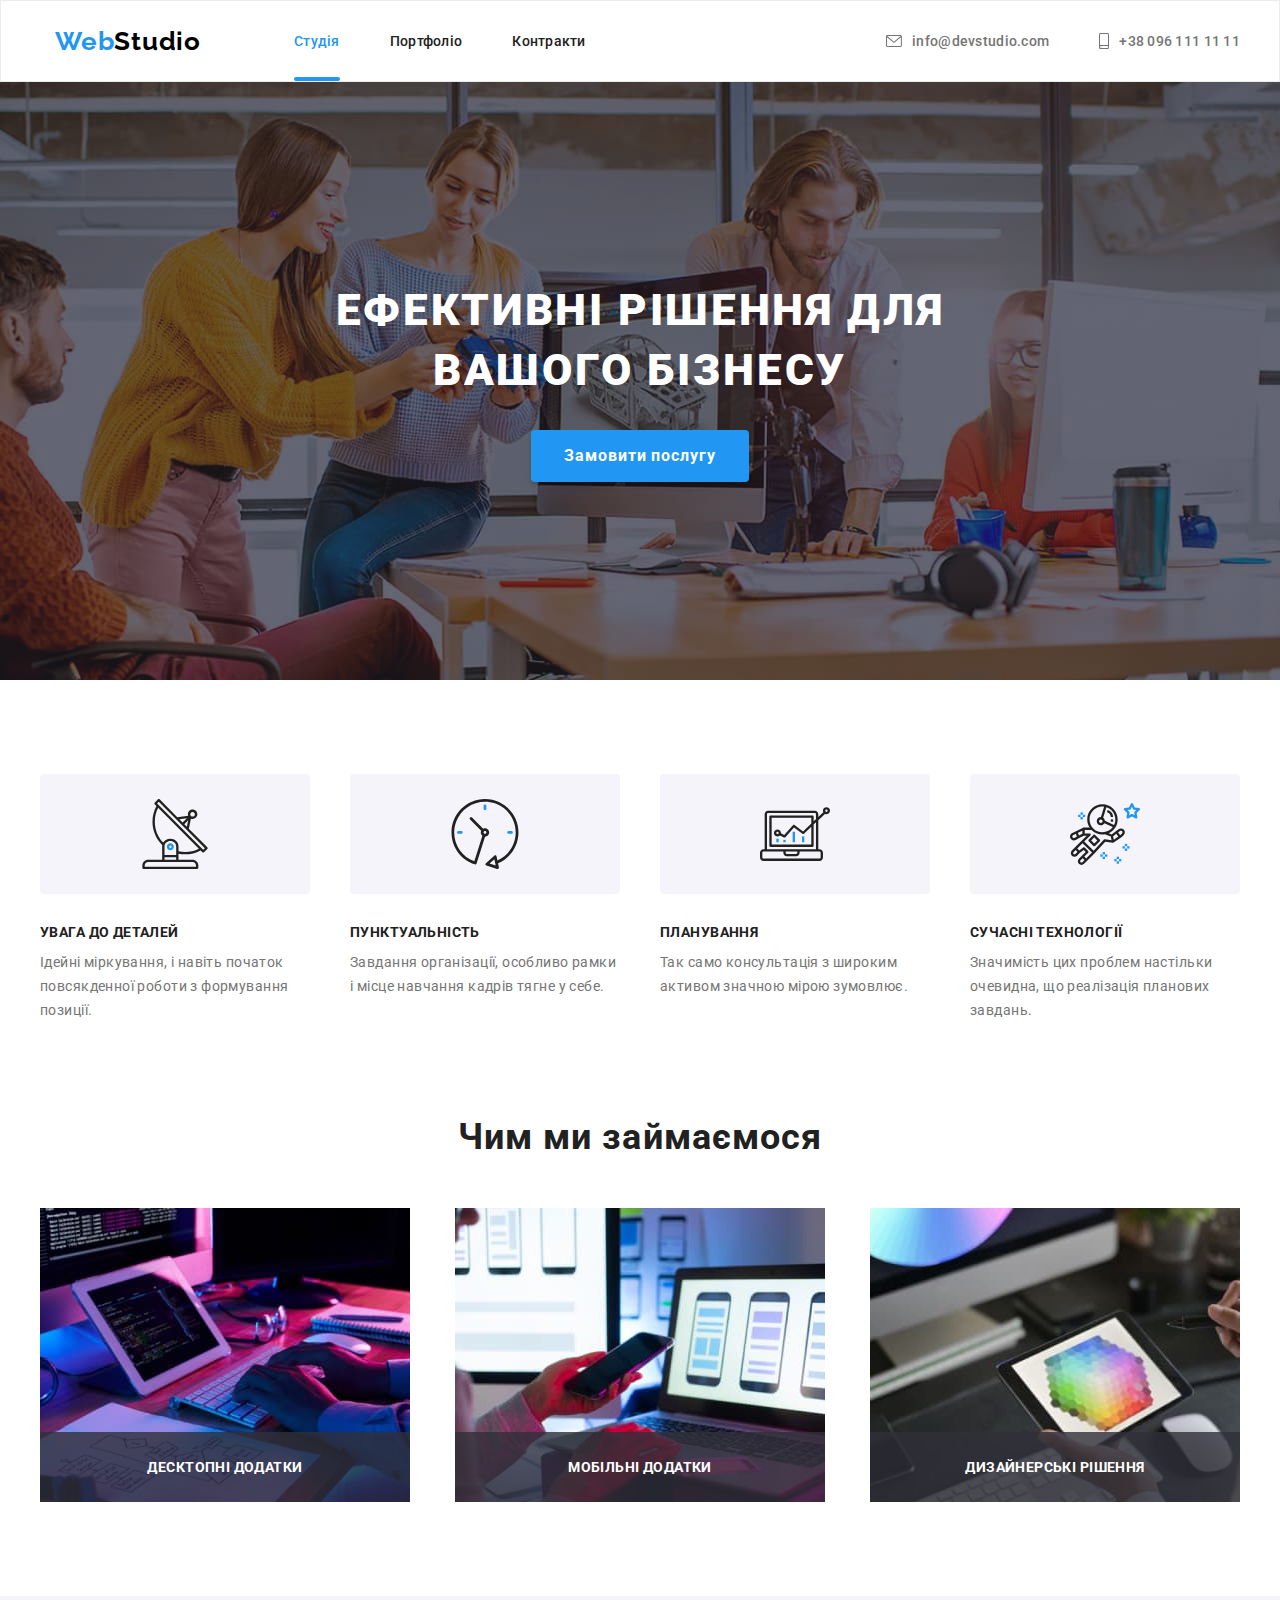
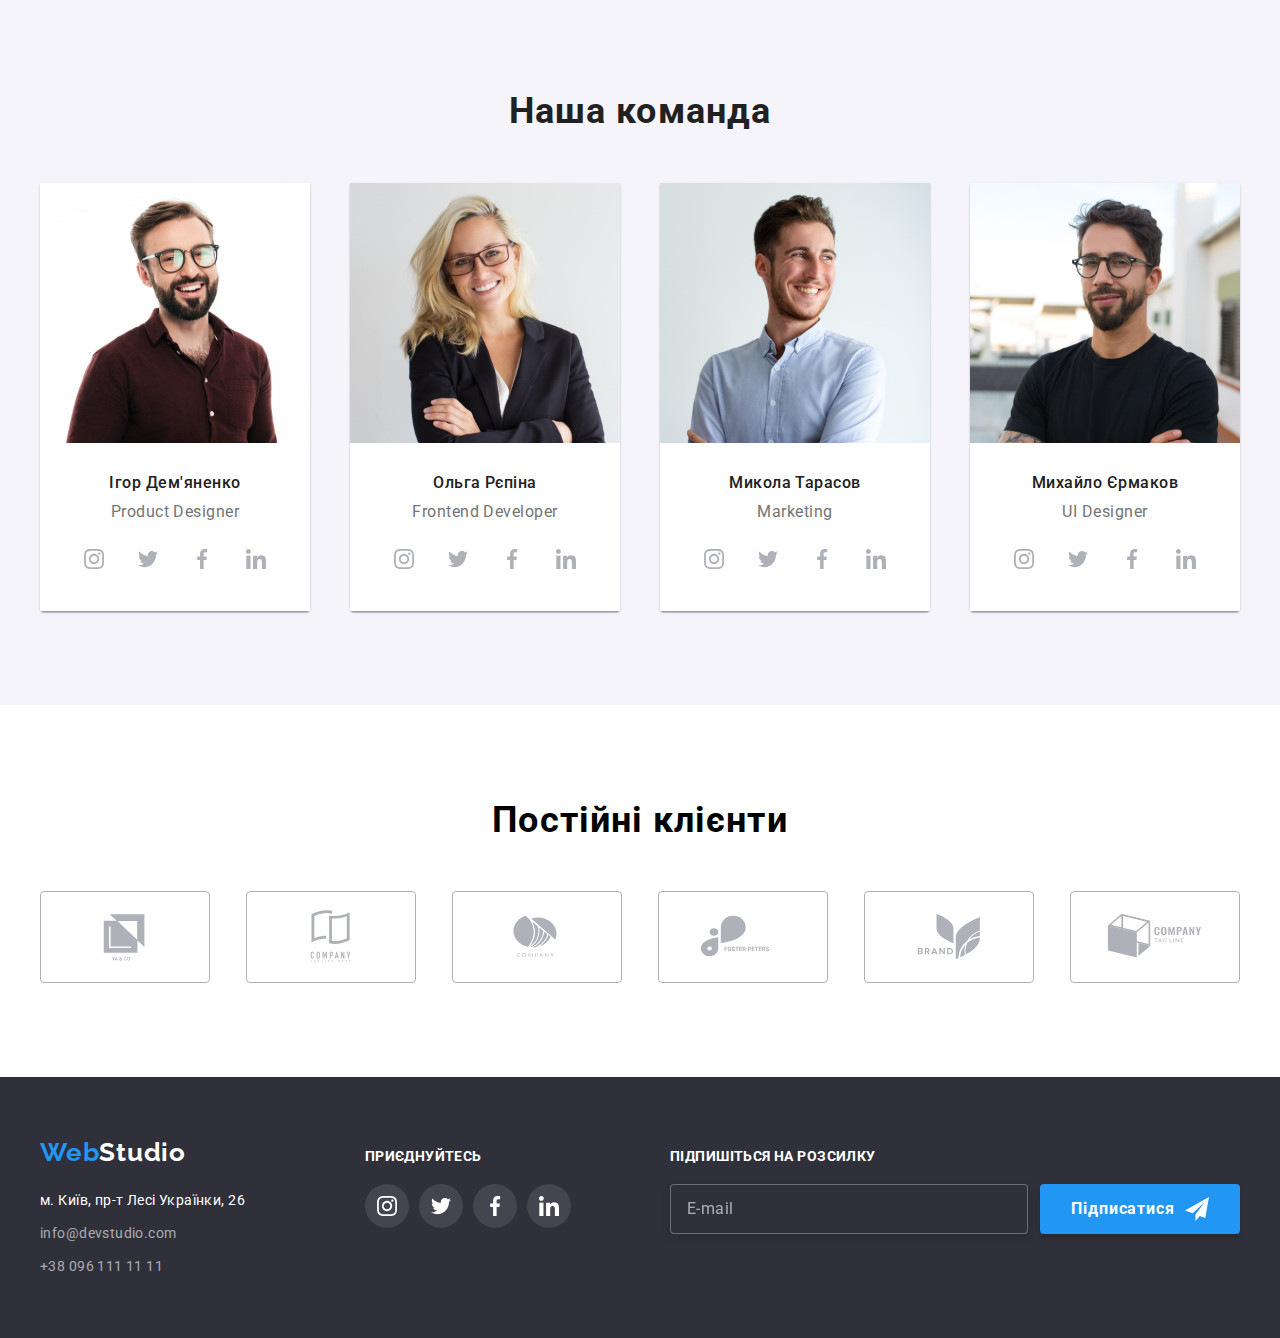
<file: index.html>
<!DOCTYPE html>
<html lang="uk">
  <head>
    <meta charset="UTF-8" />
    <meta http-equiv="X-UA-Compatible" content="IE=edge" />
    <meta name="viewport" content="width=device-width, initial-scale=1.0" />
    <title>Document</title>
    <link rel="preconnect" href="https://fonts.googleapis.com" />
    <link rel="preconnect" href="https://fonts.gstatic.com" crossorigin />
    <link
      href="https://fonts.googleapis.com/css2?family=Raleway:wght@700&family=Roboto:wght@400;500;700;900&display=swap"
      rel="stylesheet"
    />
    <link
      rel="stylesheet"
      href="https://cdnjs.cloudflare.com/ajax/libs/modern-normalize/1.1.0/modern-normalize.css"
    />
    <link rel="stylesheet" href="./css/style.css" />
  </head>

  <body class="body">
    <!--Головний блок-->
    <header class="header">
      <div class="container">
        <a href="/" class="header-logo logo link" lang="en"
          ><span class="header-accent-first">Web</span
          ><span class="header-accent-second">Studio</span></a
        >

        <nav class="header-nav">
          <ul class="header-nav-items items">
            <li class="header-item item">
              <a class="header-nav-link link current" href="./index.html"
                >Студія</a
              >
            </li>

            <li class="header-item item">
              <a class="header-nav-link link" href="./portfolio.html"
                >Портфоліо</a
              >
            </li>
            <li class="header-item item">
              <a class="header-nav-link link" href="#">Контракти</a>
            </li>
          </ul>
        </nav>

        <ul class="header-contacts items">
          <li class="header-contact">
            <a class="header-mail-link link" href="mailto:ingo@devstudio.com"
              ><svg class="email-icon contact-icon" width="16" height="12">
                <use href="./images/icons.svg#icon-envelope"></use></svg
              >info@devstudio.com</a
            >
          </li>
          <li class="header-contact">
            <a class="header-tel-link link" href="tel:+380961111111"
              ><svg class="smartphone-icon contact-icon" width="10" height="16">
                <use href="./images/icons.svg#icon-smartphone"></use></svg
              >+38 096 111 11 11</a
            >
          </li>
        </ul>
      </div>
    </header>

    <main class="studio-main">
      <section class="hero">
        <div class="container">
          <h1 class="hero-title">
            ЕФЕКТИВНІ РІШЕННЯ ДЛЯ <br />
            ВАШОГО БІЗНЕСУ
          </h1>
          <button class="hero-button button" type="button" data-modal-open>
            Замовити послугу
          </button>
        </div>
      </section>

      <section class="benefits">
        <div class="container">
          <h2 hidden>Особливості</h2>
          <ul class="benefits-items items">
            <li class="benefits-item item icon-antenna">
              <div class="benefits-icons">
                <svg class="benefits-icon antenna-icon" width="70" height="70">
                  <use href="./images/icons.svg#icon-antenna"></use>
                </svg>
              </div>
              <h2 class="benefits-title">УВАГА ДО ДЕТАЛЕЙ</h2>
              <p class="benefits-desc">
                Ідейні міркування, і навіть початок <br />
                повсякденної роботи з формування <br />
                позиції.
              </p>
            </li>
            <li class="benefits-item item icon-clock">
              <div class="benefits-icons">
                <svg class="benefits-icon clock-icon" width="70" height="70">
                  <use href="./images/icons.svg#icon-clock"></use>
                </svg>
              </div>
              <h2 class="benefits-title">ПУНКТУАЛЬНІСТЬ</h2>
              <p class="benefits-desc">
                Завдання організації, особливо рамки <br />
                і місце навчання кадрів тягне у себе.
              </p>
            </li>
            <li class="benefits-item item icon-diagram">
              <div class="benefits-icons">
                <svg class="benefits-icon diagram-icon" width="70" height="70">
                  <use href="./images/icons.svg#icon-diagram"></use>
                </svg>
              </div>
              <h2 class="benefits-title">ПЛАНУВАННЯ</h2>
              <p class="benefits-desc">
                Так само консультація з широким <br />
                активом значною мірою зумовлює.
              </p>
            </li>
            <li class="benefits-item item icon-astronaut">
              <div class="benefits-icons">
                <svg
                  class="benefits-icon astronaut-icon"
                  width="70"
                  height="70"
                >
                  <use href="./images/icons.svg#icon-astronaut"></use>
                </svg>
              </div>
              <h2 class="benefits-title">СУЧАСНІ ТЕХНОЛОГІЇ</h2>
              <p class="benefits-desc">
                Значимість цих проблем настільки <br />
                очевидна, що реалізація планових <br />
                завдань.
              </p>
            </li>
          </ul>
        </div>
      </section>

      <section class="main-portfolio">
        <div class="container">
          <h2 class="main-portfolio-subtitle">Чим ми займаємося</h2>
          <ul class="main-portfolio-items items">
            <li class="main-portfolio-item item">
              <div class="main-portfolio-name">
                <h3 class="portfolio-name">Десктопні додатки</h3>
              </div>
              <img
                class="main-portfolio-img"
                src="images/box1.jpg"
                alt="написання коду"
                width="370"
              />
            </li>
            <li class="main-portfolio-item item">
              <div class="main-portfolio-name">
                <h3 class="portfolio-name">Мобільні додатки</h3>
              </div>
              <img
                class="main-portfolio-img"
                src="images/box2.jpg"
                alt="тестування додатку"
                width="370"
              />
            </li>
            <li class="main-portfolio-item item">
              <div class="main-portfolio-name">
                <h3 class="portfolio-name">Дизайнерські рішення</h3>
              </div>
              <img
                class="main-portfolio-img"
                src="images/box3.jpg"
                alt="дизайн"
                width="370"
              />
            </li>
          </ul>
        </div>
      </section>

      <!--Третя сторінка-->
      <section class="team">
        <div class="container">
          <h2 class="team-title">Наша команда</h2>
          <ul class="team-items items">
            <li class="team-item item">
              <img
                class="team-img"
                src="images/teamcard1.jpg"
                alt="Product Designer"
                width="270"
              />
              <div class="team-profile">
                <h3 class="team-subtitle">Ігор Дем'яненко</h3>
                <p class="team-desc" lang="en">Product Designer</p>
                <ul class="social-icons items">
                  <li class="social-item item">
                    <a href="" class="social-link-team link">
                      <svg class="social-icon" width="20" height="20">
                        <use href="./images/icons.svg#icon-instagram"></use>
                      </svg>
                    </a>
                  </li>
                  <li class="social-item item">
                    <a href="" class="social-link-team link"
                      ><svg class="social-icon" width="20" height="20">
                        <use href="./images/icons.svg#icon-twitter"></use></svg
                    ></a>
                  </li>
                  <li class="social-item item">
                    <a href="" class="social-link-team link"
                      ><svg class="social-icon" width="20" height="20">
                        <use href="./images/icons.svg#icon-facebook"></use></svg
                    ></a>
                  </li>
                  <li class="social-item item">
                    <a href="" class="social-link-team link"
                      ><svg class="social-icon" width="20" height="20">
                        <use href="./images/icons.svg#icon-linkedin"></use></svg
                    ></a>
                  </li>
                </ul>
              </div>
            </li>

            <li class="team-item item">
              <img
                class="team-img"
                src="images/teamcard2.jpg"
                alt="Frontend Developer"
                width="270"
              />
              <div class="team-profile">
                <h3 class="team-subtitle">Ольга Рєпіна</h3>
                <p class="team-desc" lang="en">Frontend Developer</p>
                <ul class="social-icons items">
                  <li class="social-item item">
                    <a href="" class="social-link-team link">
                      <svg class="social-icon" width="20" height="20">
                        <use href="./images/icons.svg#icon-instagram"></use>
                      </svg>
                    </a>
                  </li>
                  <li class="social-item item">
                    <a href="" class="social-link-team link"
                      ><svg class="social-icon" width="20" height="20">
                        <use href="./images/icons.svg#icon-twitter"></use></svg
                    ></a>
                  </li>
                  <li class="social-item item">
                    <a href="" class="social-link-team link"
                      ><svg class="social-icon" width="20" height="20">
                        <use href="./images/icons.svg#icon-facebook"></use></svg
                    ></a>
                  </li>
                  <li class="social-item item">
                    <a href="" class="social-link-team link"
                      ><svg class="social-icon" width="20" height="20">
                        <use href="./images/icons.svg#icon-linkedin"></use></svg
                    ></a>
                  </li>
                </ul>
              </div>
            </li>

            <li class="team-item item">
              <img
                class="team-img"
                src="images/teamcard3.jpg"
                alt="Marketing"
                width="270"
              />
              <div class="team-profile">
                <h3 class="team-subtitle">Микола Тарасов</h3>
                <p class="team-desc" lang="en">Marketing</p>
                <ul class="social-icons items">
                  <li class="social-item item">
                    <a href="" class="social-link-team link">
                      <svg class="social-icon" width="20" height="20">
                        <use href="./images/icons.svg#icon-instagram"></use>
                      </svg>
                    </a>
                  </li>
                  <li class="social-item item">
                    <a href="" class="social-link-team link"
                      ><svg class="social-icon" width="20" height="20">
                        <use href="./images/icons.svg#icon-twitter"></use></svg
                    ></a>
                  </li>
                  <li class="social-item item">
                    <a href="" class="social-link-team link"
                      ><svg class="social-icon" width="20" height="20">
                        <use href="./images/icons.svg#icon-facebook"></use></svg
                    ></a>
                  </li>
                  <li class="social-item item">
                    <a href="" class="social-link-team link"
                      ><svg class="social-icon" width="20" height="20">
                        <use href="./images/icons.svg#icon-linkedin"></use></svg
                    ></a>
                  </li>
                </ul>
              </div>
            </li>

            <li class="team-item item">
              <img
                class="team-img"
                src="images/teamcard4.jpg"
                alt="UI Designer"
                width="270"
              />
              <div class="team-profile">
                <h3 class="team-subtitle">Михайло Єрмаков</h3>
                <p class="team-desc" lang="en">UI Designer</p>
                <ul class="social-icons items">
                  <li class="social-item item">
                    <a href="" class="social-link-team link">
                      <svg class="social-icon" width="20" height="20">
                        <use href="./images/icons.svg#icon-instagram"></use>
                      </svg>
                    </a>
                  </li>
                  <li class="social-item item">
                    <a href="" class="social-link-team link"
                      ><svg class="social-icon" width="20" height="20">
                        <use href="./images/icons.svg#icon-twitter"></use></svg
                    ></a>
                  </li>
                  <li class="social-item item">
                    <a href="" class="social-link-team link"
                      ><svg class="social-icon" width="20" height="20">
                        <use href="./images/icons.svg#icon-facebook"></use></svg
                    ></a>
                  </li>
                  <li class="social-item item">
                    <a href="" class="social-link-team link"
                      ><svg class="social-icon" width="20" height="20">
                        <use href="./images/icons.svg#icon-linkedin"></use></svg
                    ></a>
                  </li>
                </ul>
              </div>
            </li>
          </ul>
        </div>
      </section>

      <!-- Постійні клієнти -->
      <section class="clients">
        <div class="container">
          <h2 class="clients-title">Постійні клієнти</h2>
          <ul class="items clients-items">
            <li class="item client-item">
              <a href="" class="client-link link">
                <svg class="client-icon" width="106" height="60">
                  <use href="./images/icons.svg#icon-Logo-ya-co"></use></svg
              ></a>
            </li>
            <li class="item client-item">
              <a href="" class="client-link link"
                ><svg class="client-icon" width="106" height="60">
                  <use href="./images/icons.svg#icon-Logo-tagline"></use></svg
              ></a>
            </li>
            <li class="item client-item">
              <a href="" class="client-link link"
                ><svg class="client-icon" width="106" height="60">
                  <use href="./images/icons.svg#icon-Logo-company"></use></svg
              ></a>
            </li>
            <li class="item client-item">
              <a href="" class="client-link link"
                ><svg class="client-icon" width="106" height="60">
                  <use
                    href="./images/icons.svg#icon-Logo-foster-peter"
                  ></use></svg
              ></a>
            </li>
            <li class="item client-item">
              <a href="" class="client-link link"
                ><svg class="client-icon" width="106" height="60">
                  <use href="./images/icons.svg#icon-Logo-brand"></use></svg
              ></a>
            </li>
            <li class="item client-item">
              <a href="" class="client-link link"
                ><svg class="client-icon" width="106" height="60">
                  <use href="./images/icons.svg#icon-Logo-tag"></use></svg
              ></a>
            </li>
          </ul>
        </div>
      </section>
    </main>


    <!-- Підвал -->

    <footer class="footer">
      <div class="container">
        <div class="block-contacts">
          <a href="/" class="footer-logo logo link" lang="en"
            ><span class="footer-accent-first">Web</span
            ><span class="footer-accent-second">Studio</span></a
          >

          <address class="footer-address">
            <ul class="footer-items items">
              <li class="footer-item">
                <a
                  class="footer-map-link link"
                  href="https://www.google.com.ua/maps/place/%D0%B1%D1%83%D0%BB.+%D0%9B%D0%B5%D1%81%D0%B8+%D0%A3%D0%BA%D1%80%D0%B0%D0%B8%D0%BD%D0%BA%D0%B8,+26,+%D0%9A%D0%B8%D0%B5%D0%B2,+02000/@50.4265807,30.5361918,17z/data=!3m1!4b1!4m5!3m4!1s0x40d4cf0e033ecbe9:0x57a4dffefec77da0!8m2!3d50.4265807!4d30.5383859?hl=ru&authuser=0"
                  target="_blank"
                  rel="noopener noreferrer nofollow"
                  >м. Київ, пр-т Лесі Українки, 26</a
                >
              </li>
              <li class="footer-item">
                <a
                  class="footer-mail-link link"
                  href="mailto:ingo@devstudio.com"
                  >info@devstudio.com</a
                >
              </li>
              <li class="footer-item">
                <a class="footer-tel-link link" href="tel:+380961111111"
                  >+38 096 111 11 11</a
                >
              </li>
            </ul>
          </address>
        </div>
        
        <div class="footer-social">
          <h3 class="footer-subtitle">приєднуйтесь</h3>
          <ul class="footer-social-icons items">
            <li class="footer-social-item item">
              <a href="" class="social-link link">
                <svg class="social-icon" width="20" height="20">
                  <use href="./images/icons.svg#icon-instagram"></use>
                </svg>
              </a>
            </li>
            <li class="footer-social-item item">
              <a href="" class="social-link link">
                <svg class="social-icon" width="20" height="20">
                  <use href="./images/icons.svg#icon-twitter"></use>
                </svg>
              </a>
            </li>
            <li class="footer-social-item item">
              <a href="" class="social-link link">
                <svg class="social-icon" width="20" height="20">
                  <use href="./images/icons.svg#icon-facebook"></use>
                </svg>
              </a>
            </li>
            <li class="footer-social-item item">
              <a href="" class="social-link link">
                <svg class="social-icon" width="20" height="20">
                  <use href="./images/icons.svg#icon-linkedin"></use>
                </svg>
              </a>
            </li>
          </ul>

        </div>
        <div class="container-form">
          <h3 class="footer-subtitle">підпишіться на розсилку</h3>
          
          <form action="" class="subscribe-form">

          <input type="email" name="user-email" id="user-email" placeholder="E-mail" class="input-subscribe" />          
          <button type="submit" class="button button-subscribe"> <span>Підписатися</span> <svg class="subscribe-icon" width="24" height="24 ">
            <use href="./images/icons.svg#icon-subscribe"></use>
          </svg>
        </button>
        </form>
        
        </div>
      </div>
    </footer>

    <!-- модальне вікно -->
    <div class="modal-backdrop is-hidden" data-modal>
      <div class="modal">
        <div class="close-sign" data-modal-close>
          <svg class="modal-icon" width="11" height="11">
            <use href="./images/icons.svg#icon-modal"></use>
          </svg>
        </div>
          <div class="form">
         <form class="js-speaker-form" autocomplete="off">
          <h3 class="subtitle-form">Залиште свої дані, ми вам передзвонимо</h3>
         
          <div role="form-group" class="form-field">
          <label for="user-name" class="form-label">Ім'я</label>
            <div class="input-wrapper">
          <input type="text" 
          name="user-name" 
          id="user-name" 
          class="form-imput"/>
             <svg class="form-icon" width="12" height="12">
              <use href="./images/icons.svg#icon-form-name"></use>
            </svg>
          </div>
        </div>
          
        <div role="form-group" class="form-field">
        <label for="user-tel" class="form-label">Телефон </label>
          <div class="input-wrapper">
          <input type="tel" name="user-tel" id="user-tel" class="form-imput"/>
          <svg class="form-icon" width="13" height="13">
            <use href="./images/icons.svg#icon-form-tel"></use>
          </svg>
        </div>
        </div>
          
        <div role="form-group" class="form-field">
          <label for="user-email" class="form-label">Пошта</label>
          <div class="input-wrapper">
          <input type="email" name="user-email" id="user-email" class="form-imput"/>
          <svg class="form-icon" width="15" height="12">
            <use href="./images/icons.svg#icon-form-email"></use>
          </svg>
        </div>
      </div>
          
      <div role="form-group" class="form-field">     
          <label for="comment" class="form-label">Коментар</label>
          <textarea name="comment" id="comment" cols="6" rows="7" class="textarea" placeholder="Введіть текст"></textarea>
        </div>

          <div role="form-group" class="checkbox">
          <input type="checkbox" name="policy" id="policy" class="visually-hidden"/>
          <label for="policy" class="checkbox-label">
            <span class="icon-wrapper">              
              <svg class="icon-policy" width="11" height="8">
            <use href="./images/icons.svg#icon-policy"></use>
          </svg>
        </span>Погоджуюся з розсилкою та приймаю<a class="checkbox-label-link" href="">Умови договору</a>
      </label>
        </div>
        <button type="submit" class="button button-form" data-modal-close>Відправити</button>
      </form>
      </div>
      
    </div>
    <script src="./js/modal.js"></script>

    <!-- Форма -->
    
<script>
    (() => {
      document
        .querySelector(".js-speaker-form")
        .addEventListener("submit", (e) => {
          e.preventDefault();
  
          new FormData(e.currentTarget).forEach((value, name) =>
            console.log("${name}: ${value}")
          );
        });
    })();
  </script>
  </body>
</html>
</file>
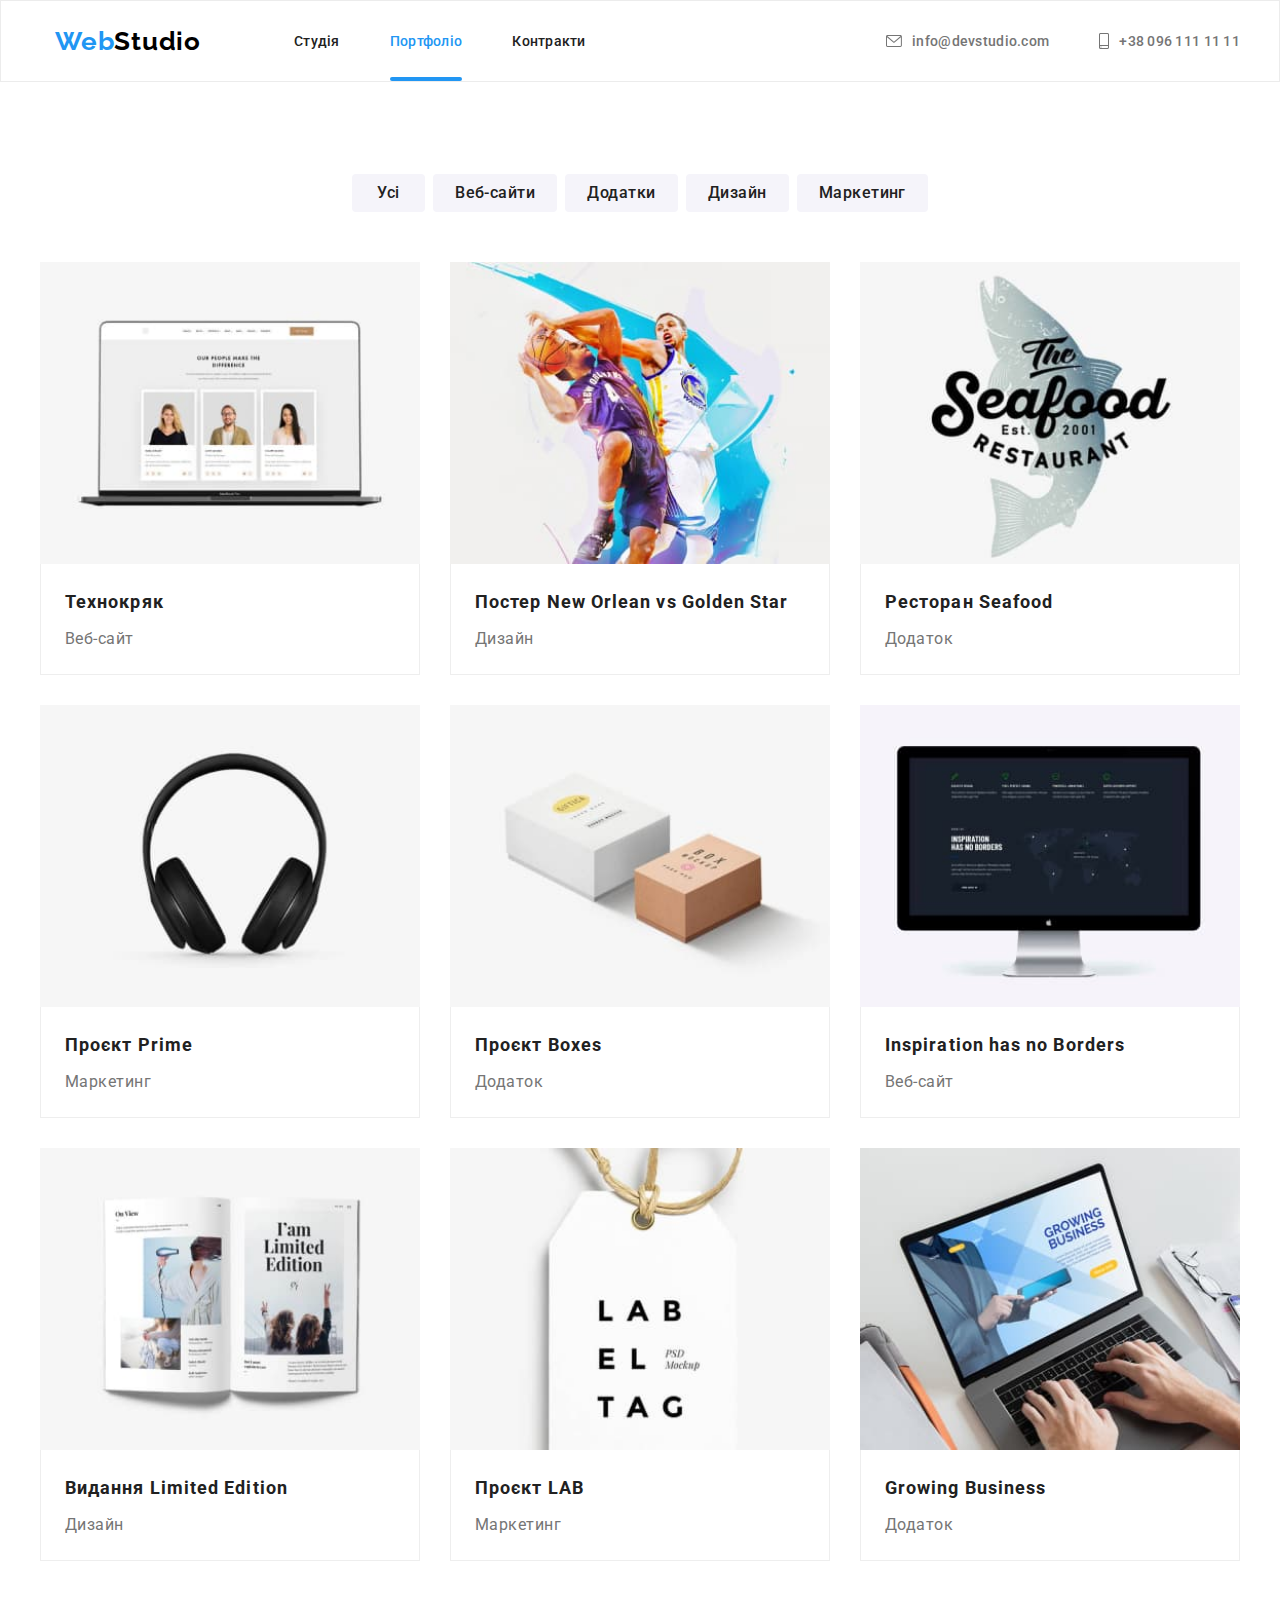
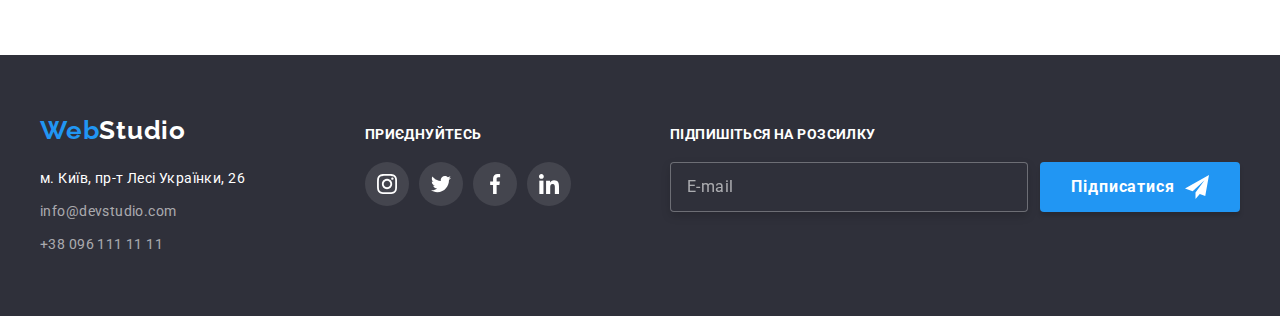
<file: portfolio.html>
<!DOCTYPE html>
<html lang="uk">
  <head>
    <meta charset="UTF-8" />
    <meta http-equiv="X-UA-Compatible" content="IE=edge" />
    <meta name="viewport" content="width=device-width, initial-scale=1.0" />
    <title>Document</title>
    <link rel="preconnect" href="https://fonts.googleapis.com" />
    <link rel="preconnect" href="https://fonts.gstatic.com" crossorigin />
    <link
      href="https://fonts.googleapis.com/css2?family=Raleway:wght@700&family=Roboto:wght@400;500;700;900&display=swap"
      rel="stylesheet"
    />
    <link
      rel="stylesheet"
      href="https://cdnjs.cloudflare.com/ajax/libs/modern-normalize/1.1.0/modern-normalize.css"
      integrity="sha512-Y0MM+V6ymRKN2zStTqzQ227DWhhp4Mzdo6gnlRnuaNCbc+YN/ZH0sBCLTM4M0oSy9c9VKiCvd4Jk44aCLrNS5Q=="
      crossorigin="anonymous"
      referrerpolicy="no-referrer"
    />
    <link
      rel="stylesheet"
      href="https://cdnjs.cloudflare.com/ajax/libs/modern-normalize/1.1.0/modern-normalize.css"
    />
    <link rel="stylesheet" href="./css/style.css" />
  </head>
  <body class="body">
    <header class="header">
      <div class="container">
        <a href="/" class="header-logo logo link" lang="en"
          ><span class="header-accent-first">Web</span
          ><span class="header-accent-second">Studio</span></a
        >
        <nav class="header-nav">
          <ul class="header-nav-items items">
            <li class="header-item item">
              <a class="header-nav-link link" href="./index.html">Студія</a>
            </li>
            <li class="header-item item">
              <a class="header-nav-link link current" href="./portfolio.html"
                >Портфоліо</a
              >
            </li>
            <li class="header-item item">
              <a class="header-nav-link link" href="#">Контракти</a>
            </li>
          </ul>
        </nav>

        <ul class="header-contacts items">
          <li class="header-contact">
            <a class="header-mail-link link" href="mailto:ingo@devstudio.com"
              ><svg class="email-icon contact-icon" width="16" height="12">
                <use href="./images/icons.svg#icon-envelope"></use></svg
              >info@devstudio.com</a
            >
          </li>
          <li class="header-contact">
            <a class="header-tel-link link" href="tel:+380961111111"
              ><svg class="smartphone-icon contact-icon" width="10" height="16">
                <use href="./images/icons.svg#icon-smartphone"></use></svg
              >+38 096 111 11 11</a
            >
          </li>
        </ul>
      </div>
    </header>

    <main class="portfolio">
      <section class="portfolio-customers">
        <div class="container">
          <h1 hidden class="portfolio-title">Портфоліо</h1>
          <ul class="portfolio-items items">
            <li class="portfolio-item item">
              <button class="portfolio-button button" type="button">Усі</button>
            </li>
            <li class="portfolio-item item">
              <button class="portfolio-button button" type="button">
                Веб-сайти
              </button>
            </li>
            <li class="portfolio-item item">
              <button class="portfolio-button button" type="button">
                Додатки
              </button>
            </li>
            <li class="portfolio-item item">
              <button class="portfolio-button button" type="button">
                Дизайн
              </button>
            </li>
            <li class="portfolio-item item">
              <button class="portfolio-button button" type="button">
                Маркетинг
              </button>
            </li>
          </ul>

          <ul class="exsamples-items items">

            <li class="exsamples-item item">
              <a class="link exsamples-click" href="">
             <div class="img-wrapper">
                  <p class="text-hover">
                  Ресурс пропонує комплексні пропозиції з різним рівнем функціоналу та сервісів. Все це дозволить відвідувачу отримати вичерпні відомості про компанію чи приватну особу.
                </p>               
             <img class="exsamples-img"
                  src="./images/technokryak.jpg"
                  alt="Веб-сайт Технокряк"
                  width="380" />               
              </div> 
              <div class="exsamples">
                  <h2 class="exsamples-title">Технокряк</h2>
                  <p class="exsamples-desc">Веб-сайт</p>
                </div>
              </a>
            </li>

            <li class="exsamples-item item">
              <a class="link exsamples-click" href="">
              <div class="img-wrapper">
                <p class="text-hover">
                Ресурс пропонує комплексні пропозиції з різним рівнем функціоналу та сервісів. Все це дозволить відвідувачу отримати вичерпні відомості про компанію чи приватну особу.
              </p>
                  <img
                  class="exsamples-img"
                  src="./images/new_orlean_vs_golden_star.jpg"
                  alt="Постер New Orlean vs Golden Star"
                  width="380"
                />
                </div>
                <div class="exsamples">
                  <h2 class="exsamples-title">
                    Постер New Orlean vs Golden Star
                  </h2>
                  <p class="exsamples-desc">Дизайн</p>
                </div>
              </a>
            </li>

            <li class="exsamples-item item">
              <a class="link exsamples-click" href="">
              <div class="img-wrapper">
                <p class="text-hover">
                Ресурс пропонує комплексні пропозиції з різним рівнем функціоналу та сервісів. Все це дозволить відвідувачу отримати вичерпні відомості про компанію чи приватну особу.
              </p>
                <img
                  class="exsamples-img"
                  src="./images/seafood.jpg"
                  alt="Додаток ресторану Seefood"
                  width="380"
                />
                </div>
                <div class="exsamples">
                  <h2 class="exsamples-title">Ресторан Seafood</h2>
                  <p class="exsamples-desc">Додаток</p>
                </div>
              </a>
            </li>

            <li class="exsamples-item item">
              <a class="link exsamples-click" href="">
                <div class="img-wrapper">
                  <p class="text-hover">
                  Ресурс пропонує комплексні пропозиції з різним рівнем функціоналу та сервісів. Все це дозволить відвідувачу отримати вичерпні відомості про компанію чи приватну особу.
                </p><img
                  class="exsamples-img"
                  src="./images/prime.jpg"
                  alt="Маркетинг для проєкту Prime"
                  width="380"
                />
                </div>
                <div class="exsamples">
                  <h2 class="exsamples-title">Проєкт Prime</h2>
                  <p class="exsamples-desc">Маркетинг</p>
                </div></a
              >
            </li>
            <li class="exsamples-item item">
              <a class="link exsamples-click" href="">
              <div class="img-wrapper">
                <p class="text-hover">
                Ресурс пропонує комплексні пропозиції з різним рівнем функціоналу та сервісів. Все це дозволить відвідувачу отримати вичерпні відомості про компанію чи приватну особу.
              </p>
                  <img
                  class="exsamples-img"
                  src="./images/boxes.jpg"
                  alt="Додаток для проєкту Boxes"
                  width="380"/>
                  </div>
                  <div class="exsamples">
                  <h2 class="exsamples-title">Проєкт Boxes</h2>
                  <p class="exsamples-desc">Додаток</p>
                </div></a
              >
            </li>
            <li class="exsamples-item item">
              <a class="link exsamples-click" href="">
              <div class="img-wrapper">
                <p class="text-hover">
                Ресурс пропонує комплексні пропозиції з різним рівнем функціоналу та сервісів. Все це дозволить відвідувачу отримати вичерпні відомості про компанію чи приватну особу.
              </p>
                              <img
                  class="exsamples-img"
                  src="./images/inspiration_has_no_borders.jpg"
                  alt="Веб-сайт Inspiration has no Borders"
                  width="380"
                />
                </div>
                <div class="exsamples">
                  <h2 class="exsamples-title">Inspiration has no Borders</h2>
                  <p class="exsamples-desc">Веб-сайт</p>
                </div></a
              >
            </li>

            <li class="exsamples-item item">
              <a class="link exsamples-click" href="">
              <div class="img-wrapper">
                <p class="text-hover">
                Ресурс пропонує комплексні пропозиції з різним рівнем функціоналу та сервісів. Все це дозволить відвідувачу отримати вичерпні відомості про компанію чи приватну особу.
              </p>
                              <img
                  class="exsamples-img"
                  src="./images/limited_edition.jpg"
                  alt="Дизайн для видання Limited Edition"
                  width="380"
                />
                </div>
                <div class="exsamples">
                  <h2 class="exsamples-title">Видання Limited Edition</h2>
                  <p class="exsamples-desc">Дизайн</p>
                </div></a
              >
            </li>

            <li class="exsamples-item item">
              <a class="link exsamples-click" href="">
                              <div class="img-wrapper">
                <p class="text-hover">
                Ресурс пропонує комплексні пропозиції з різним рівнем функціоналу та сервісів. Все це дозволить відвідувачу отримати вичерпні відомості про компанію чи приватну особу.
              </p>
                        <img
                  class="exsamples-img"
                  src="images/lab.jpg"
                  alt="Маркетинг для проєкту LAB"
                  width="380"
                />
                </div>
                <div class="exsamples">
                  <h2 class="exsamples-title">Проєкт LAB</h2>
                  <p class="exsamples-desc">Маркетинг</p>
                </div></a
              >
            </li>
            <li class="exsamples-item item">
              <a class="link exsamples-click" href="">
              <div class="img-wrapper">
                <p class="text-hover">
                Ресурс пропонує комплексні пропозиції з різним рівнем функціоналу та сервісів. Все це дозволить відвідувачу отримати вичерпні відомості про компанію чи приватну особу.
              </p>
                <img
                  class="exsamples-img"
                  src="./images/growing_business.jpg"
                  alt="Додаток Growing Business"
                  width="380"
                />
                </div>
                <div class="exsamples">
                  <h2 class="exsamples-title">Growing Business</h2>
                  <p class="exsamples-desc">Додаток</p>
                </div>
              </a>
            </li>
          </ul>
        </div>
      </section>
    </main>

    <footer class="footer">
      <div class="container">
        <div class="block-contacts">
          <a href="/" class="footer-logo logo link" lang="en"
            ><span class="footer-accent-first">Web</span
            ><span class="footer-accent-second">Studio</span></a
          >

          <address class="footer-address">
            <ul class="footer-items items">
              <li class="footer-item">
                <a
                  class="footer-map-link link"
                  href="https://www.google.com.ua/maps/place/%D0%B1%D1%83%D0%BB.+%D0%9B%D0%B5%D1%81%D0%B8+%D0%A3%D0%BA%D1%80%D0%B0%D0%B8%D0%BD%D0%BA%D0%B8,+26,+%D0%9A%D0%B8%D0%B5%D0%B2,+02000/@50.4265807,30.5361918,17z/data=!3m1!4b1!4m5!3m4!1s0x40d4cf0e033ecbe9:0x57a4dffefec77da0!8m2!3d50.4265807!4d30.5383859?hl=ru&authuser=0"
                  target="_blank"
                  rel="noopener noreferrer nofollow"
                  >м. Київ, пр-т Лесі Українки, 26</a
                >
              </li>
              <li class="footer-item">
                <a
                  class="footer-mail-link link"
                  href="mailto:ingo@devstudio.com"
                  >info@devstudio.com</a
                >
              </li>
              <li class="footer-item">
                <a class="footer-tel-link link" href="tel:+380961111111"
                  >+38 096 111 11 11</a
                >
              </li>
            </ul>
          </address>
        </div>
        <div class="footer-social">
          <h3 class="footer-subtitle">приєднуйтесь</h3>
          <ul class="footer-social-icons items">
            <li class="footer-social-item item">
              <a href="" class="social-link link">
                <svg class="social-icon" width="20" height="20">
                  <use href="./images/icons.svg#icon-instagram"></use>
                </svg>
              </a>
            </li>
            <li class="footer-social-item item">
              <a href="" class="social-link link">
                <svg class="social-icon" width="20" height="20">
                  <use href="./images/icons.svg#icon-twitter"></use>
                </svg>
              </a>
            </li>
            <li class="footer-social-item item">
              <a href="" class="social-link link">
                <svg class="social-icon" width="20" height="20">
                  <use href="./images/icons.svg#icon-facebook"></use>
                </svg>
              </a>
            </li>
            <li class="footer-social-item item">
              <a href="" class="social-link link">
                <svg class="social-icon" width="20" height="20">
                  <use href="./images/icons.svg#icon-linkedin"></use>
                </svg>
              </a>
            </li>
          </ul>
        </div>
        <div class="container-form">
          <h3 class="footer-subtitle">підпишіться на розсилку</h3>
          
          <form action="" class="subscribe-form">

          <input type="email" name="user-email" id="user-email" placeholder="E-mail" class="input-subscribe" />          
          <button type="submit" class="button button-subscribe"> <span>Підписатися</span> <svg class="subscribe-icon" width="24" height="24 ">
            <use href="./images/icons.svg#icon-subscribe"></use>
          </svg>
        </button>
        </form>
        
        </div>
        </div>    
      </div>
    </footer>
  </body>
</html>
</file>
<file: css/style.css>
/*  style reset */
html{
  box-sizing: border-box;
}

*,
*::before,
*::after {
  box-sizing: inherit;
}

h1,
h2,
h3,
p,
ul {
  margin: 0;
  padding: 0;
}

.items {
  list-style: none;
}

.link {
  text-decoration: none;
  transition: color  250ms cubic-bezier(0.4, 0, 0.2, 1);
}


/* Головні стилі */

:root {
  --main-color: #212121;
  --second-color: #757575;
  --hover-color: #2196f3;
  --white-color: #ffffff;
  --partlogo-color: #2196f3;
  --black-color: #000000;
  --header-background: #ffffff;
  --hero-footer-background: #2f303a;
  --hero-button-bg: #2196f3;
  --portfolio-button-bg: #f5f4fa;
}

.container {
  width: 1230px;
  margin: 0 auto;
  padding: 0 15px;
}

.body {
  margin: 0;
  font-family: "Roboto", sans-serif;
  font-size: 14px;
  color: var(--main-color);
  padding-top: 80px;
}


/* Header styles */

.header {
  border: 1px solid #ececec;
  background: var(--header-background);
  position:fixed;
  top:0;
  left:0;
  right: 0;
  z-index: 2;
}

.header > div {
  display: flex;
  align-items: center;
}

.header-logo {
  padding-left: 15px;
  margin-right: 93px;
}

.logo {
  font-family: "Raleway";
  font-weight: 700;
  font-size: 26px;
  line-height: calc(31 / 26);
  letter-spacing: 0.03em;
}

.header-nav-items .link.current {
  color: var(--hover-color);
}

.header-item{
  position: relative;
}

.current::after {
  content: '';
  position: absolute;
  width: 100%;
  height: 4px;
  background-color: var(--hover-color);
  border-radius: 2px;
  bottom:0;
  left:0;
}


.header-nav-items {
  display: flex;
}

.header-nav {
  margin-right: auto;
}
.header-item:not(:last-child) {
  margin-right: 50px;
}

.header-contacts {
  display: flex;
  align-items: center;
}

.contact-icon{
  margin-right: 10px;
  transition: fill 250ms cubic-bezier(0.4, 0, 0.2, 1);
}

.header-contact:not(:last-child) {
  margin-right: 50px;
}

.header-accent-first {
  color: var(--partlogo-color);
}

.header-accent-second {
  color: var(--black-color);
}

.header-nav-link {
  display: block;
  padding: 32px 0;

  font-weight: 500;
  line-height: calc(16 / 14);
  letter-spacing: 0.02em;
  color: var(--main-color);
}

.header-nav-link:hover,
.header-nav-link:focus {
  color: var(--hover-color);
}

.header-mail-link,
.header-tel-link {
  display: flex;
  font-weight: 500;
  align-items: center;

  line-height: calc(16 / 14);
  letter-spacing: 0.02em;
  color: var(--second-color);
  fill: var(--second-color);
  transition: color 250ms cubic-bezier(0.4, 0, 0.2, 1);
}

.header-mail-link:hover,
.header-mail-link:focus,
.email-icon:hover,
.email-icon:focus {
  color: var(--hover-color);
  fill: var(--hover-color);
}

.header-tel-link:hover,
.header-tel-link:focus,
.smartphone-icon:hover,
.smartphone-icon:focus {
  color: var(--hover-color);
  fill: var(--hover-color);
}


/* Hero styles */

.hero {
  margin: 0 auto;
  text-align: center;
  padding: 200px 0;
  max-width: 1600px;
  height: 600px;
  margin-left: auto;
  margin-right: auto;
  background: var(--hero-footer-background);
  background-image: linear-gradient(rgba(47, 48, 58, 0.4), 
                                    rgba(47, 48, 58, 0.4)),
                                    url(../images/hero.jpg);
  background-repeat:no-repeat;
  background-size: cover;
  background-position: center;
  content: "";
}

.hero-title {
  margin-bottom: 30px;

  font-weight: 900;
  font-size: 44px;
  line-height: calc(60 / 44);
  letter-spacing: 0.06em;
  text-transform: uppercase;
  color: var(--white-color);
}

.hero-button {
  display: inline-block;
  min-width: 216px;
  text-align: center;
  border-radius: 4px;
  border: 1px solid transparent;
  padding: 10px 32px;
  background: var(--hero-button-bg);
  box-shadow: 0px 4px 4px rgba(0, 0, 0, 0.15);
  transition: background-color 250ms cubic-bezier(0.4, 0, 0.2, 1);

  font-weight: 700;
  font-size: 16px;
  line-height: calc(30 / 16);
  letter-spacing: 0.06em;
  color: var(--white-color);
  font-family: inherit;
  
  cursor: pointer;
}

.hero-button:hover,
.hero-button:focus {
  background-color: #188ce8;
}


/* Benefits styles */
.benefits {
  padding: 94px 0;
}

.benefits-items {
  display: flex;
  align-items: baseline;
  justify-content: space-between;
}

.benefits-title {
  margin-bottom: 10px;
  width: 270px;

  font-weight: 700;
  font-size: 14px;
  line-height: calc(16 / 14);
  letter-spacing: 0.03em;
  text-transform: uppercase;
  color: var(--main-color);
}

.benefits-desc {
  width: 270px;

  font-weight: 400;
  line-height: calc(24 / 14);
  letter-spacing: 0.03em;
  color: var(--second-color);
}

.benefits-item:not(:last-child),
.main-portfolio-item:not(:last-child) {
  margin-right: 30px;
}

.benefits-link{
  display: flex;
  margin-bottom: 30px;
  height: 120px;
  width: 270px;
  background: #F5F4FA;
  border-radius: 4px;
  background-size:cover;
  background-repeat: no-repeat;
  background-position: center;
  justify-content: center;
  align-items: center;
  content: "";
}

.benefits-icons{
  display: flex;
  margin-bottom: 30px;
  height: 120px;
  width: 270px;
  background: #F5F4FA;
  border-radius: 4px;
  background-size:cover;
  background-repeat: no-repeat;
  background-position: center;
  justify-content: center;
  align-items: center;
  content: "";
}


/* Main portfolio styles */

.main-portfolio {
  padding-bottom: 94px;
}

.main-portfolio-subtitle {
  margin-bottom: 50px;

  font-weight: 700;
  font-size: 36px;
  line-height: calc(42 / 36);
  text-align: center;
  letter-spacing: 0.03em;
  color: var(--main-color);
}

.main-portfolio-items {
  display: flex;
  justify-content: space-between;
}

.main-portfolio-item img {
  display: block;
  max-width: 100%;
  height: auto;
}

.portfolio-name{
text-align: center;

font-weight: 700;
font-size: 14px;
line-height: calc(16/14);
letter-spacing: 0.03em;
text-transform: uppercase;
color: #FFFFFF;
}

.main-portfolio-item{
  position: relative;
}

.main-portfolio-name{
  width: 370px;
  height: 70px;
  position: absolute;
  background: rgba(47, 48, 58, 0.8);
  padding: 27px 0px;
  bottom: 0;
  justify-content: center;
}


/* Team styles */

.team {
  padding: 94px 0;
  background: var(--portfolio-button-bg);
}

.team-items {
  display: flex;
  justify-content: space-between;
}

.team-item {
  width: 270px;
  text-align: center;
  border-radius: 0px 0px 4px 4px;
  border-top: none;
  box-shadow: 0px 1px 3px rgba(0, 0, 0, 0.12), 0px 1px 1px rgba(0, 0, 0, 0.14),
    0px 2px 1px rgba(0, 0, 0, 0.2);
}

.team-title {
  text-align: center;
  margin-bottom: 50px;

  font-weight: 700;
  font-size: 36px;
  line-height: calc(19 / 16);
  letter-spacing: 0.03em;
  color: var(--main-color);
}

.team-subtitle {
  margin-bottom: 10px;

  font-weight: 500;
  font-size: 16px;
  line-height: calc(19 / 16);
  letter-spacing: 0.03em;
  color: var(--main-color);
}

.team-desc {
  margin-bottom: 16px;
  
  font-weight: 400;
  font-size: 16px;
  line-height: calc(19 / 16);
  letter-spacing: 0.03em;
  color: var(--second-color);
}

.team-profile {
  padding: 30px 10px;
  background: var(--white-color);
}

.team-item img{
  display: block;
  max-width: 100%;
  height: auto;
}

.team-item:not(:last-child) {
  margin-right: 30px;
}

.social-icons {
  display: flex;
  justify-content: center;
}

.social-item {
  width: 44px;
  height: 44px;
  background-color: var(--white-color);
  margin-right: 10px;
  content: "";
}

.social-item:last-child{
  margin-right: 0;
}

.social-link-team{
  width: 100%;
  height: 100%;
  border-radius: 50%;
  display: flex;
  align-items: center;
  justify-content: center;
  color: #AFB1B8;
  content: "";
  transition: color  250ms cubic-bezier(0.4, 0, 0.2, 1);
  transition: background-color 250ms cubic-bezier(0.4, 0, 0.2, 1); 
}

.social-link-team:hover,
.social-link-team:focus{
  background-color: var(--hero-button-bg);
}

.social-icon{
  fill: currentColor;
  transition: fill 250ms cubic-bezier(0.4, 0, 0.2, 1);
}

.social-link-team:hover,
.social-link-team:focus {
  color: #ffffff;
}


/* Clients style */

.clients-title{
  margin-bottom: 50px;
  font-weight: 700;
  font-size: 36px;
  line-height: calc(42/36);
  text-align: center;
  letter-spacing: 0.03em;
  color: var(--black-color);
}

.clients{
  padding: 94px 0;
  margin: 0 auto;
}

.clients-items{
  display: flex;
  justify-content:space-between;
}

.client-item{
  width: 170px;
  height: 92px;
  background-color: var(--white-color);
  margin-right: 30px;
  border-radius: 4px;
  content: "";
  
}

.client-item:last-child{
  margin-right: 0;
}

.client-link{
  width: 100%;
  height: 100%;
  display: flex;
  align-items: center;
  justify-content:center;
  color: #AFB1B8;
  border:1px solid #AFB1B8;
  border-radius: 4px;
  content: "";
  transition: color  2500ms cubic-bezier(0.4, 0, 0.2, 1);
  transition: border-color 2500ms cubic-bezier(0.4, 0, 0.2, 1);
  transition: fill 2500ms cubic-bezier(0.4, 0, 0.2, 1);
}

.client-link:hover,
.client-link:focus{
  color: var(--partlogo-color);
  border-color: var(--partlogo-color);
}

.client-icon{
  fill:currentColor;
  }


/* footer styles */

.footer {
  padding: 60px 0;
  background: var(--hero-footer-background);
}

.block-contacts{
  margin-right: 70px;
}

.footer-logo {
  display: inline-block;
  margin-bottom: 20px;

  font-family: "Raleway";
  font-weight: 700;
  font-size: 26px;
  line-height: calc(31 / 26);
  letter-spacing: 0.03em;
}

.footer-accent-first {
  color: var(--partlogo-color);
}

.footer-accent-second {
  color: var(--white-color);
}

.footer-address {
  text-decoration: none;
  font-style: normal;
}

.footer-map-link {
  line-height: calc(24 / 14);
  letter-spacing: 0.03em;
  color: var(--white-color);
  transition: color  250ms cubic-bezier(0.4, 0, 0.2, 1);
}

.footer-mail-link,
.footer-tel-link {
  line-height: calc(24 / 14);
  letter-spacing: 0.03em;
  color: rgba(255, 255, 255, 0.6);
}

.footer-map-link:hover,
.footer-map-link:focus,
.footer-mail-link:hover,
.footer-mail-link:focus,
.footer-tel-link:hover,
.footer-tel-link:focus {
  color: var(--hover-color);
}

.footer-item:not(:last-child) {
  margin-bottom: 9px;
}

.footer-subtitle {
  margin-bottom: 20px;
  font-weight: 700;
  font-size: 14px;
  line-height: 16px;
  letter-spacing: 0.03em;
  text-transform: uppercase;
  color: #FFFFFF;
  content: "";
}

.footer-social{
    margin-left: auto;
    margin-right: auto;
}
.footer-social-icons {
  display: flex;
}

.footer > div {
  display:flex;
  align-items:baseline; 
}

.footer-social-item { 
  width: 44px;
  height: 44px;
  background-color: rgba(255, 255, 255, 0.1);
  border-radius: 50%;
  margin-right: 10px;
  content: "";
}

.footer-social-item:last-child {
  margin-right: 0;
}

.social-link {
  width: 100%;
  height: 100%;
  display: flex;
  align-items: center;
  justify-content: center;
  border-radius: 50%;
  color: var(--white-color);
  content: "";
  transition: background-color 250ms cubic-bezier(0.4, 0, 0.2, 1);
}

.social-link:hover,
.social-link:focus {
  background-color: var(--hero-button-bg);
  }

.social-icon {
  fill:currentColor;
  }


/* subscribe style */

.container-form {
  margin-left: auto;
}



.subscribe-form {
  display:flex;
  align-items: center;
}

.subscribe-form input::placeholder {
  content: "";
  display: flex;
  align-items: center;
  padding: 15px 0;
  
  font-weight: 400;
  font-size: 16px;
  line-height: calc(20/16);
  letter-spacing: 0.03em;
  color: rgba(255, 255, 255, 0.6);
}

.input-subscribe {
  display: flex;

  min-width: 358px;
  height: 50px;
  background-color: var(--hero-footer-background);
  border: 1px solid rgba(255, 255, 255, 0.3);
  filter: drop-shadow(0px 4px 4px rgba(0, 0, 0, 0.15));
  border-radius: 4px;
  padding-left: 16px;

  font-weight: 400;
  font-size: 16px;
  line-height: calc(20/16);
  letter-spacing: 0.03em;
  color: var(--white-color);
  
}

.input-subscribe:hover,
.input-subscribe:focus{
border-color: var(--second-color);
outline:none;

}
.button-subscribe {
  display: flex;
  min-width: 200px;
  text-align: center;
  justify-content: center;
  align-items: center;
  border-radius: 4px;
  border:transparent;
  padding: 10px 28px;
  margin-left: 12px;
  background: var(--hero-button-bg);
  box-shadow: 0px 4px 4px rgba(0, 0, 0, 0.15);
  font-weight: 700;
  font-size: 16px;
  line-height: calc(30 / 16);
  letter-spacing: 0.06em;
  color: var(--white-color);
  font-family: inherit;
  cursor: pointer;
  transition: background-color 250ms cubic-bezier(0.4, 0, 0.2, 1);
  
}

.subscribe-icon {
 margin-left: 10px;
 align-items: center;
 background-size:cover;
  background-repeat: no-repeat;
  background-position: center;
  justify-content: center;
 }

.button-subscribe:hover,
.button-subscribe:focus {
  background-color: #188ce8;
}

/* Portfolio styles */
.portfolio {
  padding: 94px 0;
}

.portfolio-items {
  display: flex;
  justify-content: center;
  margin-right: auto;
  margin-bottom: 50px;
}

.portfolio-item:not(:last-child) {
  padding-right: 8px;
}

.portfolio-button {
  min-width: 73px;
  padding: 6px 22px;
  border-radius: 4px;
  text-align: center;
  border: none;
  background: var(--portfolio-button-bg);

  font-weight: 500;
  font-size: 16px;
  line-height: calc(26 / 16);
  letter-spacing: 0.03em;
  color: var(--main-color);
  cursor: pointer;
  font-family: inherit;
  transition: box-shadow 250ms cubic-bezier(0.4, 0, 0.2, 1),
  color 250ms cubic-bezier(0.4, 0, 0.2, 1),
  background-color 250ms cubic-bezier(0.4, 0, 0.2, 1);
}

.portfolio-button:hover,
.portfolio-button:focus {
  background: var(--hero-button-bg);
  color: var(--white-color);
  box-shadow: 0px 3px 1px rgba(0, 0, 0, 0.1), 0px 1px 2px rgba(0, 0, 0, 0.08), 0px 2px 2px rgba(0, 0, 0, 0.12);
border-radius: 4px;
}

.exsamples-items {
  display: flex;
  flex-wrap: wrap;
}

.exsamples-item {
  width: calc((100% - 60px) / 3);
  margin-right: 30px;
  margin-bottom: 30px;
  cursor: pointer;  
}

.exsamples-item:nth-child(3n) {
  margin-right: 0;
}

.exsamples-item:nth-last-child(-n + 3) {
  margin-bottom: 0;
}

.exsamples-title {
  margin-bottom: 4px;

  font-weight: 700;
  font-size: 18px;
  line-height: calc(36 / 18);
  letter-spacing: 0.06em;
  color: var(--main-color);
}

.exsamples-desc {
  font-size: 16px;
  line-height: calc(30 / 16);
  letter-spacing: 0.03em;
  color: var(--second-color);
}

.exsamples-item img {
  display: block;
  max-width: 100%;
  height: auto;
}

.exsamples {
  border: 1px solid rgba(238, 238, 238, 1);
  border-top: none;
  padding: 20px 0 20px 24px;
}

.exsamples-click {
  display: block;
  transition: box-shadow 250ms cubic-bezier(0.4, 0, 0.2, 1);
}

.exsamples-click:hover,
.exsamples-click:focus{
  box-shadow: 0px 1px 1px rgba(0, 0, 0, 0.12), 
  0px 4px 4px rgba(0, 0, 0, 0.06), 
  1px 4px 6px rgba(0, 0, 0, 0.16);
}

.exsamples-items .img-wrapper {
  position:relative;
  content: "";
  overflow: hidden;
}

.text-hover {
  position: absolute;
  bottom:0;
  left: 0;
  right: 0;
  opacity: 1;
  transform: translateY(100%);
  transition: transform 250ms cubic-bezier(0.4, 0, 0.2, 1);
  display: flex;
  justify-content: center;
  align-items: center;
  width:100%;
  height:294px;
  background-color: rgba(33, 150, 243, 0.9);
  padding: 63px 24px;
  color: var(--white-color);
  
  font-weight: 400;
  font-size: 18px;
  line-height: calc(28/18);
  letter-spacing: 0.03em;
}


.exsamples-click:hover .text-hover,
.exsamples-click:focus .text-hover{
  transform: translateY(0);
}


/* Modal window */

.modal-backdrop {
  position: fixed;
  top: 0;
  left: 0;
  transition: opacity 500ms, visibility 2500ms;
  width: 100vw;
  height: 100vh;
  background: rgba(0, 0, 0, 0.2);
}

.modal {
  position: absolute;
  transform: translate(-50%, -50%) rotate(0);
  transition: transform 100ms;
  left: 50%;
  top: 50%;
  min-width: 528px;
  min-height: 581px;
  background: var(--white-color);
 
  box-shadow: 0px 1px 3px rgba(0, 0, 0, 0.12), 0px 1px 1px rgba(0, 0, 0, 0.14), 0px 2px 1px rgba(0, 0, 0, 0.2);
  border-radius: 4px;
}

.modal-backdrop.is-hidden {
  visibility: hidden;
  opacity: 0;
  pointer-events: none;
}

.modal .close-sign {
  position: absolute;
  top: 8px;
  right: 8px;
  display: flex;
}

.modal-icon {
  content: "";
  display: flex;
  fill: var(--black-color);
  background-size:cover;
  background-repeat: no-repeat;
  background-position: center;
  background-color: var(--white-color);
  justify-content: center;
  align-items: center;
  cursor: pointer;
  border:1px solid rgba(0, 0, 0, 0.1);
  border-radius: 50%;
  width: 30px;
  height: 30px;
  padding: 6px;
  transition: fill  250ms cubic-bezier(0.4, 0, 0.2, 1);
}

.modal-icon:hover,
.modal-icon:focus {
fill: var(--hover-color);
}

.form {
  padding: 40px;
} 

.subtitle-form {
  text-align: center;
  margin-bottom: 12px;

  font-weight: 700;
  font-size: 20px;
  line-height: calc(23/20);
  letter-spacing: 0.03em;
  color: var(--black-color);
}

.form-field {
  display: block;
  flex-direction: column;
}

.input-wrapper {
  position: relative;
  margin-bottom: 10px;
}


.form-label{
  display: flex;
  margin-bottom: 4px;

  font-weight: 400;
  font-size: 12px;
  line-height: calc (14/12);
  letter-spacing: 0.01em;
  color: var(--second-color);
}

.form-imput {
  width: 100%;
  height: 40px;
  border: 1px solid rgba(33, 33, 33, 0.2);
  border-radius: 4px;
  padding: 11px 12px 11px 42px;
  outline: none;
  transition: fill  250ms cubic-bezier(0.4, 0, 0.2, 1);
  transition: border-color  250ms cubic-bezier(0.4, 0, 0.2, 1);
}

.form-icon {
  position: absolute;
  
  left: 12px;
  top:50%;
  transform: translateY(-50%);
  transition: fill  250ms cubic-bezier(0.4, 0, 0.2, 1);
}

.form-imput:hover,
.form-imput:focus {
  border-color: var(--hover-color);
}

.form-imput:hover +.form-icon,
.form-imput:focus +.form-icon {
  fill: var(--hover-color);
}

.form-group input::placeholder { 
  content: ""; 
  font-weight: 400;
  font-size: 12px;
  line-height: calc(14/12);
  letter-spacing: 0.01em;

  color: rgba(117, 117, 117, 0.5);
}

.textarea {
  padding: 12px 16px;
  resize: none;
  width: 448px;
  height: 120px;
  margin-bottom: 20px;
  border: 1px solid rgba(33, 33, 33, 0.2);
  border-radius: 4px;
  outline-style: none;
  transition: border-color 250ms cubic-bezier(0.4, 0, 0.2, 1);
}

.textarea:hover,
.textarea:focus {
  border-color: var(--hover-color);
}
 
.checkbox-label{
  display: flex;
  align-items: center;
  justify-content: center;
  cursor: pointer;
}

.icon-wrapper{
  display: flex;
  align-items: center;
  justify-content: center;
  width: 16px;
  height: 15px;
  border: 2px solid var(--black-color);
  border-radius: 2px;
  margin-right: 8px;
}

.icon-policy{
  fill: transparent;
  width: 100%;
  height: 100%;
}

.checkbox input:checked + .checkbox-label .icon-wrapper{
  background-color: var(--hover-color);
  border: none;
}
.checkbox input:checked + .checkbox-label .icon-policy{
  fill: var(--white-color);
  }

.visually-hidden {
  position: absolute;
  width: 1px;
  height: 1px;
  margin: -1px;
  border: 0;
  padding: 0;
  white-space: nowrap;
  clip-path:inset(100%);
  clip: rect (0 0 0 0);
  overflow: hidden;
}

.checkbox-label-link{
margin-left: 5px;
color: var(--hover-color);
}

.button-form {
  display: flex;
  min-width: 216px;
  text-align: center;
  justify-content: center;
  border-radius: 4px;
  border: 1px solid transparent;
  padding: 10px 32px;
  margin-left: auto;
  margin-right: auto;
  margin-top: 30px;
  background: var(--hero-button-bg);
  box-shadow: 0px 4px 4px rgba(0, 0, 0, 0.15);
  transition: color  250ms cubic-bezier(0.4, 0, 0.2, 1);
  
  font-weight: 700;
  font-size: 16px;
  line-height: calc(30 / 16);
  letter-spacing: 0.06em;
  color: var(--white-color);
  font-family: inherit;
  cursor: pointer;
}

.button-form:hover,
.button-form:focus {
  background: #188ce8;
}
</file>
